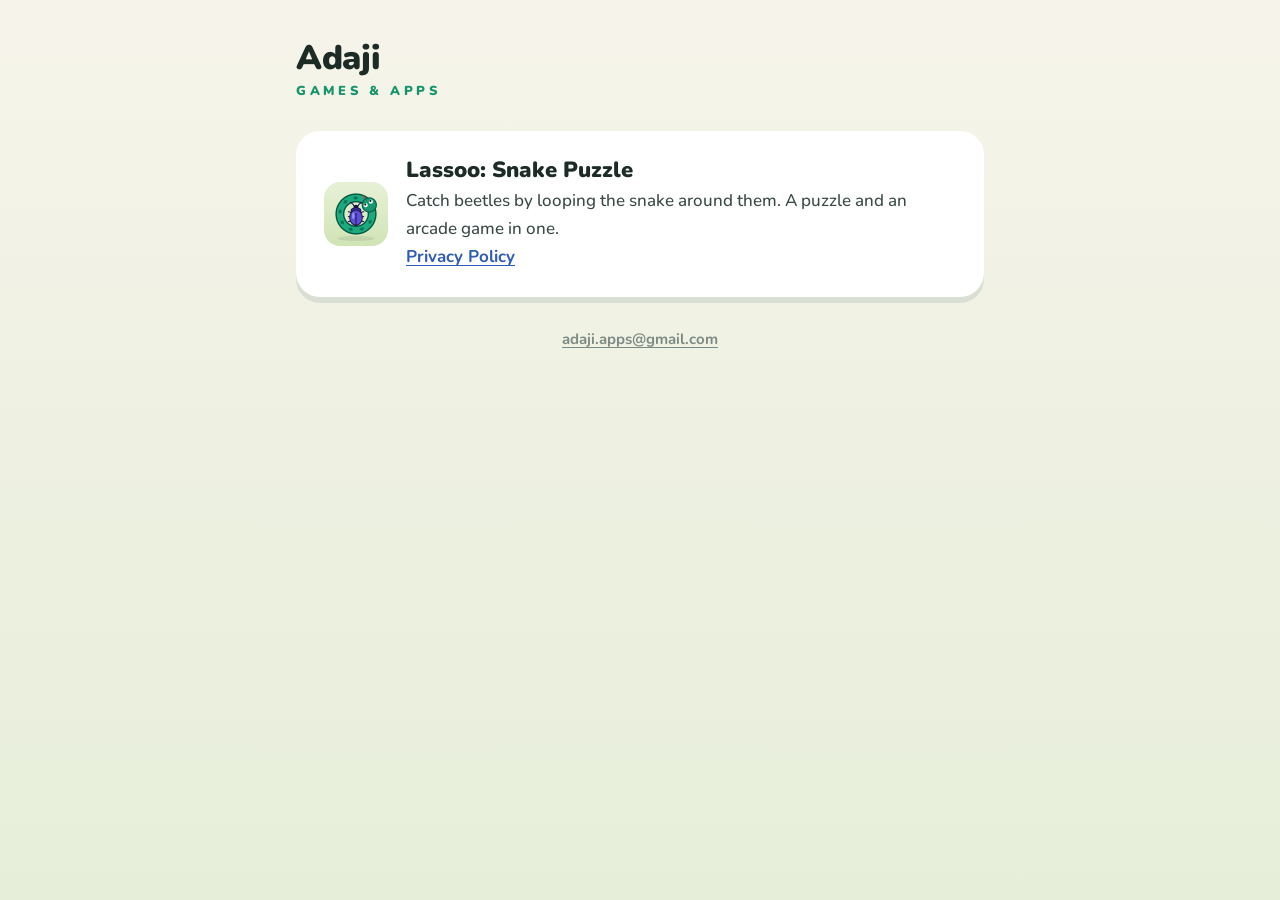
<file: index.html>
<!doctype html>
<html lang="en">
<head>
<meta charset="utf-8">
<meta name="viewport" content="width=device-width, initial-scale=1">
<title>Adaji</title>
<link rel="icon" href="assets/lassoo-icon.png">
<link rel="stylesheet" href="assets/style.css">
</head>
<body>
<main>

<header class="hero">
  <div>
    <h1>Adaji</h1>
    <p class="tagline">Games &amp; apps</p>
  </div>
</header>

<section class="card app">
  <img src="assets/lassoo-icon.png" alt="">
  <div>
    <h2>Lassoo: Snake Puzzle</h2>
    <p>Catch beetles by looping the snake around them. A puzzle and an arcade game in one.</p>
    <p class="links"><a href="lassoo/privacy/">Privacy Policy</a></p>
  </div>
</section>

<footer><a href="mailto:adaji.apps@gmail.com">adaji.apps@gmail.com</a></footer>

</main>
</body>
</html>
</file>
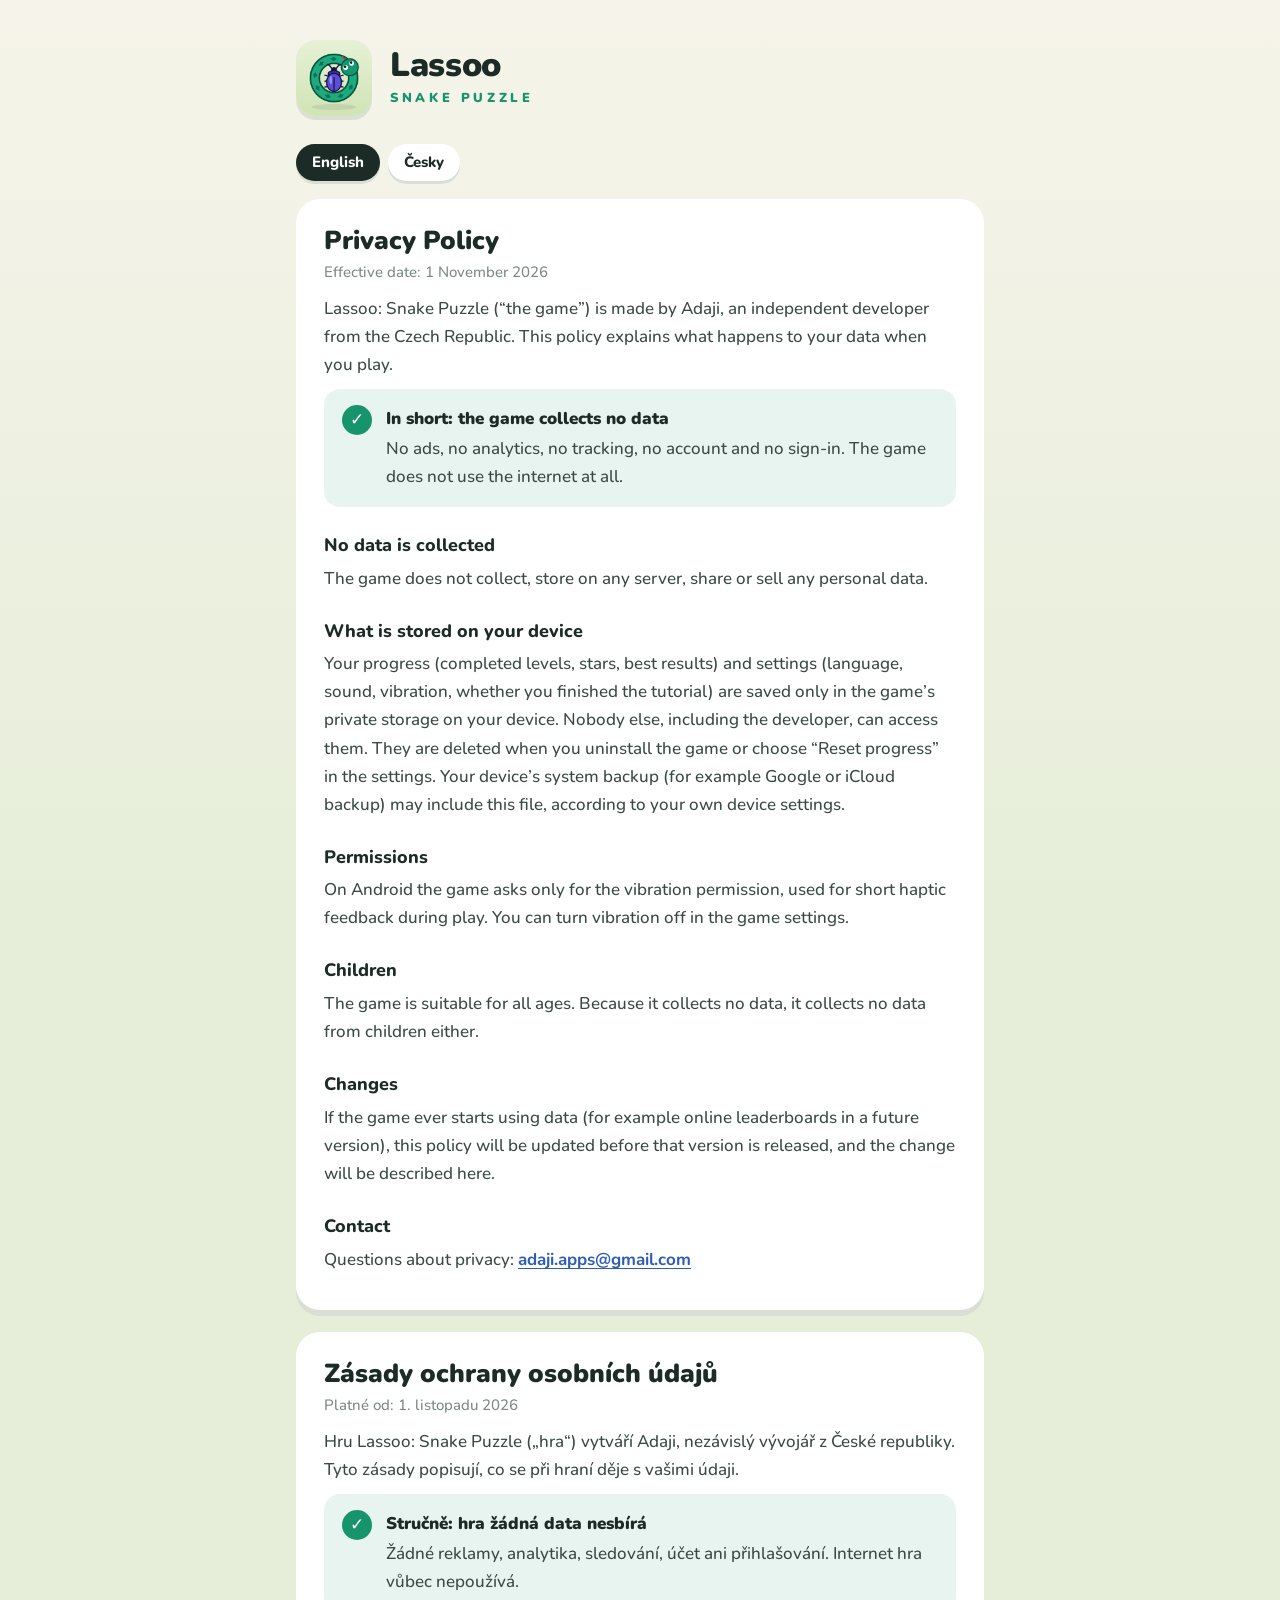
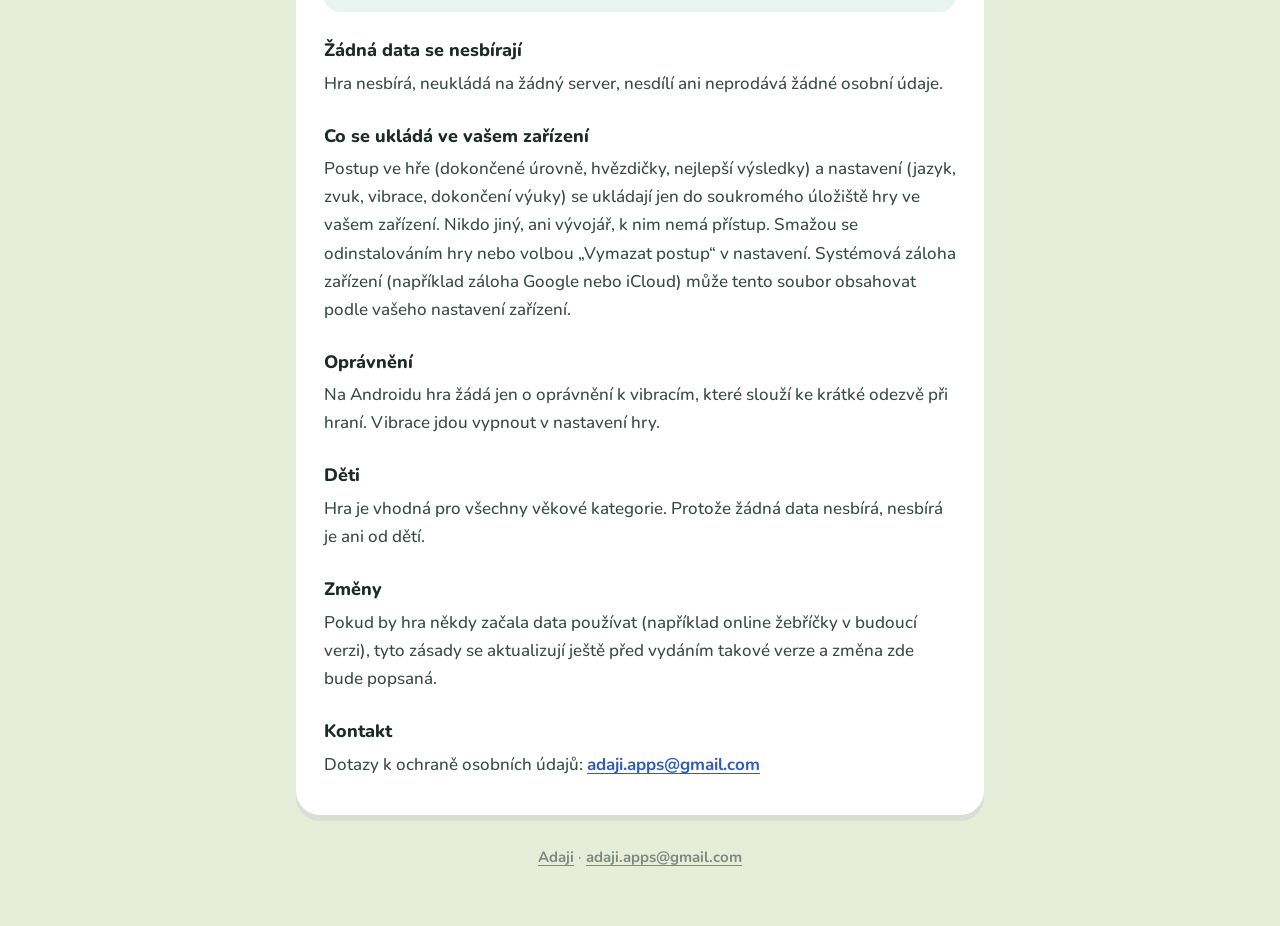
<file: lassoo/privacy/index.html>
<!doctype html>
<html lang="en">
<head>
<meta charset="utf-8">
<meta name="viewport" content="width=device-width, initial-scale=1">
<title>Lassoo: Snake Puzzle – Privacy Policy</title>
<link rel="icon" href="../../assets/lassoo-icon.png">
<link rel="stylesheet" href="../../assets/style.css">
</head>
<body>
<main>

<header class="hero">
  <img src="../../assets/lassoo-icon.png" alt="">
  <div>
    <h1>Lassoo</h1>
    <p class="tagline">Snake Puzzle</p>
  </div>
</header>

<nav class="langs" aria-label="Language">
  <a href="#en" aria-current="true">English</a>
  <a href="#cs" lang="cs">Česky</a>
</nav>

<article class="card" id="en">
  <h2>Privacy Policy</h2>
  <p class="meta">Effective date: 1 November 2026</p>

  <p>Lassoo: Snake Puzzle (“the game”) is made by Adaji, an independent developer from the Czech Republic. This policy explains what happens to your data when you play.</p>

  <div class="summary">
    <span class="tick" aria-hidden="true">✓</span>
    <div>
      <strong>In short: the game collects no data</strong>
      <p>No ads, no analytics, no tracking, no account and no sign-in. The game does not use the internet at all.</p>
    </div>
  </div>

  <h3>No data is collected</h3>
  <p>The game does not collect, store on any server, share or sell any personal data.</p>

  <h3>What is stored on your device</h3>
  <p>Your progress (completed levels, stars, best results) and settings (language, sound, vibration, whether you finished the tutorial) are saved only in the game’s private storage on your device. Nobody else, including the developer, can access them. They are deleted when you uninstall the game or choose “Reset progress” in the settings. Your device’s system backup (for example Google or iCloud backup) may include this file, according to your own device settings.</p>

  <h3>Permissions</h3>
  <p>On Android the game asks only for the vibration permission, used for short haptic feedback during play. You can turn vibration off in the game settings.</p>

  <h3>Children</h3>
  <p>The game is suitable for all ages. Because it collects no data, it collects no data from children either.</p>

  <h3>Changes</h3>
  <p>If the game ever starts using data (for example online leaderboards in a future version), this policy will be updated before that version is released, and the change will be described here.</p>

  <h3>Contact</h3>
  <p>Questions about privacy: <a href="mailto:adaji.apps@gmail.com">adaji.apps@gmail.com</a></p>
</article>

<article class="card" id="cs" lang="cs">
  <h2>Zásady ochrany osobních údajů</h2>
  <p class="meta">Platné od: 1. listopadu 2026</p>

  <p>Hru Lassoo: Snake Puzzle („hra“) vytváří Adaji, nezávislý vývojář z České republiky. Tyto zásady popisují, co se při hraní děje s vašimi údaji.</p>

  <div class="summary">
    <span class="tick" aria-hidden="true">✓</span>
    <div>
      <strong>Stručně: hra žádná data nesbírá</strong>
      <p>Žádné reklamy, analytika, sledování, účet ani přihlašování. Internet hra vůbec nepoužívá.</p>
    </div>
  </div>

  <h3>Žádná data se nesbírají</h3>
  <p>Hra nesbírá, neukládá na žádný server, nesdílí ani neprodává žádné osobní údaje.</p>

  <h3>Co se ukládá ve vašem zařízení</h3>
  <p>Postup ve hře (dokončené úrovně, hvězdičky, nejlepší výsledky) a nastavení (jazyk, zvuk, vibrace, dokončení výuky) se ukládají jen do soukromého úložiště hry ve vašem zařízení. Nikdo jiný, ani vývojář, k nim nemá přístup. Smažou se odinstalováním hry nebo volbou „Vymazat postup“ v nastavení. Systémová záloha zařízení (například záloha Google nebo iCloud) může tento soubor obsahovat podle vašeho nastavení zařízení.</p>

  <h3>Oprávnění</h3>
  <p>Na Androidu hra žádá jen o oprávnění k vibracím, které slouží ke krátké odezvě při hraní. Vibrace jdou vypnout v nastavení hry.</p>

  <h3>Děti</h3>
  <p>Hra je vhodná pro všechny věkové kategorie. Protože žádná data nesbírá, nesbírá je ani od dětí.</p>

  <h3>Změny</h3>
  <p>Pokud by hra někdy začala data používat (například online žebříčky v budoucí verzi), tyto zásady se aktualizují ještě před vydáním takové verze a změna zde bude popsaná.</p>

  <h3>Kontakt</h3>
  <p>Dotazy k ochraně osobních údajů: <a href="mailto:adaji.apps@gmail.com">adaji.apps@gmail.com</a></p>
</article>

<footer><a href="../../">Adaji</a> · <a href="mailto:adaji.apps@gmail.com">adaji.apps@gmail.com</a></footer>

</main>
</body>
</html>
</file>
<file: assets/style.css>
/* Vzhled podle hry Lassoo: krémové pozadí, bílé karty se spodní hranou, písmo Nunito. */
@font-face {
  font-family: "Nunito";
  src: url("Nunito.ttf") format("truetype");
  font-weight: 200 1000;
  font-display: swap;
}

:root {
  color-scheme: light;
  --bg-top: #f6f4ea;
  --bg-bottom: #e6eed9;
  --ink: #1d2b26;
  --text: #3a4a43;
  --muted: #7d8a83;
  --card: #ffffff;
  --edge: #d9e0d3;
  --line: #e6eae0;
  --brand: #18946d;
  --link: #2f5cb5;
  --pill: #ffffff;
  --pill-active: #1d2b26;
  --pill-active-ink: #ffffff;
}

@media (prefers-color-scheme: dark) {
  :root:not([data-theme="light"]) {
    color-scheme: dark;
    --bg-top: #17211d;
    --bg-bottom: #121a16;
    --ink: #eef3ee;
    --text: #c9d4ce;
    --muted: #8e9c95;
    --card: #1f2b26;
    --edge: #0d1411;
    --line: #2c3a34;
    --brand: #3cc493;
    --link: #8fb0f5;
    --pill: #1f2b26;
    --pill-active: #eef3ee;
    --pill-active-ink: #17211d;
  }
}

* { box-sizing: border-box; }

html { background: var(--bg-bottom); }

body {
  margin: 0;
  min-height: 100vh;
  background: linear-gradient(180deg, var(--bg-top), var(--bg-bottom)) fixed;
  color: var(--text);
  font: 500 17px/1.65 "Nunito", system-ui, -apple-system, "Segoe UI", sans-serif;
  -webkit-font-smoothing: antialiased;
}

main {
  max-width: 720px;
  margin: 0 auto;
  padding: 40px 16px 56px;
}

a { color: var(--link); font-weight: 700; text-underline-offset: 3px; }

/* Hlavička s ikonou aplikace */
.hero {
  display: flex;
  align-items: center;
  gap: 18px;
  margin-bottom: 28px;
}
.hero img {
  width: 76px;
  height: 76px;
  border-radius: 20px;
  box-shadow: 0 4px 0 var(--edge);
  flex: none;
}
.hero h1 {
  margin: 0;
  color: var(--ink);
  font-size: 34px;
  font-weight: 900;
  line-height: 1.1;
  letter-spacing: -0.01em;
}
.tagline {
  margin: 4px 0 0;
  color: var(--brand);
  font-size: 13px;
  font-weight: 900;
  letter-spacing: 0.28em;
  text-transform: uppercase;
}

/* Karty */
.card {
  background: var(--card);
  border-radius: 24px;
  box-shadow: 0 6px 0 var(--edge);
  padding: 26px 28px;
  margin-bottom: 22px;
}
.card h2 {
  margin: 0 0 4px;
  color: var(--ink);
  font-size: 26px;
  font-weight: 900;
  line-height: 1.2;
}
.card h3 {
  margin: 24px 0 4px;
  color: var(--ink);
  font-size: 18px;
  font-weight: 800;
}
.card p { margin: 0 0 10px; }
.meta { color: var(--muted); font-size: 15px; margin: 0 0 18px; }

/* Shrnutí nahoře */
.summary {
  display: flex;
  gap: 14px;
  align-items: flex-start;
  background: color-mix(in srgb, var(--brand) 10%, var(--card));
  border-radius: 16px;
  padding: 16px 18px;
  margin: 6px 0 8px;
}
.summary .tick {
  flex: none;
  width: 30px;
  height: 30px;
  border-radius: 50%;
  background: var(--brand);
  color: var(--card);
  display: grid;
  place-items: center;
  font-weight: 900;
  font-size: 17px;
  line-height: 1;
}
.summary strong { color: var(--ink); font-weight: 900; display: block; margin-bottom: 2px; }
.summary p { margin: 0; }

/* Přepínač jazyka */
.langs { display: flex; gap: 8px; margin: 0 0 18px; }
.langs a {
  background: var(--pill);
  color: var(--ink);
  border-radius: 999px;
  box-shadow: 0 3px 0 var(--edge);
  padding: 6px 16px;
  font-size: 15px;
  font-weight: 800;
  text-decoration: none;
}
.langs a[aria-current="true"] { background: var(--pill-active); color: var(--pill-active-ink); }

/* Seznam aplikací na úvodní stránce */
.app { display: flex; gap: 18px; align-items: center; }
.app img { width: 64px; height: 64px; border-radius: 16px; flex: none; }
.app h2 { font-size: 22px; }
.app p { margin: 0; }
.links { display: flex; flex-wrap: wrap; gap: 6px 18px; margin-top: 6px; }

footer {
  color: var(--muted);
  font-size: 15px;
  text-align: center;
  margin-top: 30px;
}
footer a { color: inherit; }

@media (max-width: 480px) {
  main { padding-top: 28px; }
  .hero img { width: 60px; height: 60px; border-radius: 16px; }
  .hero h1 { font-size: 28px; }
  .card { padding: 22px 20px; border-radius: 20px; }
  .card h2 { font-size: 23px; }
  .app { align-items: flex-start; }
  .app img { width: 52px; height: 52px; border-radius: 13px; }
}
</file>
